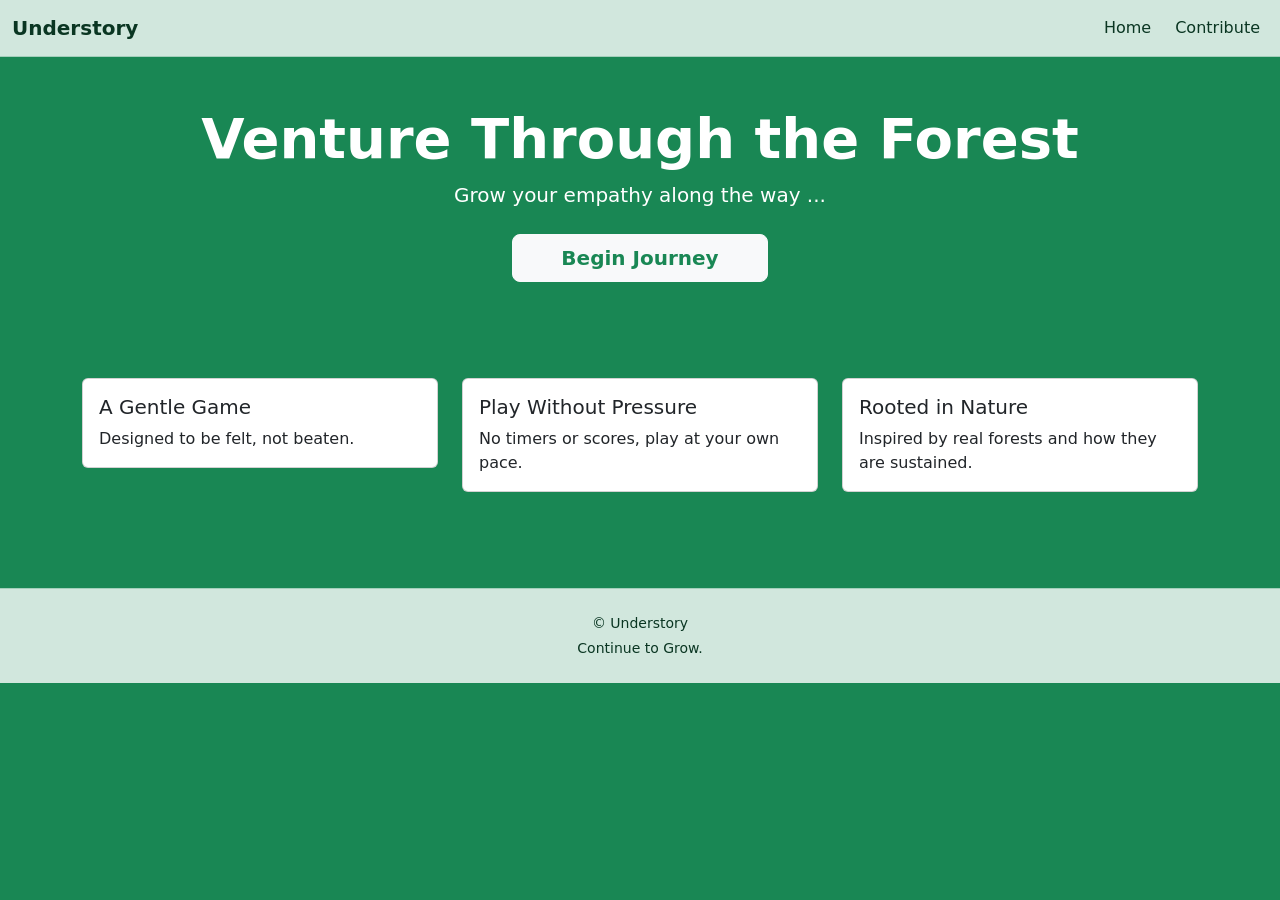
<file: keyboard_accessibility/index.html>
<!DOCTYPE html>
<html lang="en">

<head>
  <meta charset="UTF-8" />
  <meta name="viewport" content="width=device-width, initial-scale=1.0" />
  <title>Understory</title>
  <link href="https://cdn.jsdelivr.net/npm/bootstrap@5.3.8/dist/css/bootstrap.min.css" rel="stylesheet" />

  <!-- Accessibility CSS -->
  <style>
    /* Skip link */
    .skip-link {
      position: absolute;
      left: 0.75rem;
      top: 0.75rem;
      padding: 0.5rem 0.75rem;
      background: #fff;
      color: #000;
      border-radius: 0.25rem;
      border: 1px solid #000;
      transform: translateY(-200%);
      transition: transform 0.12s ease-in-out;
      z-index: 1000;
    }

    .skip-link:focus {
      transform: translateY(0);
    }

    /* Keyboard focus */
    :focus-visible {
      outline: 3px solid #000;
      outline-offset: 2px;
    }

    @media (prefers-reduced-motion: reduce) {
      .skip-link {
        transition: none;
      }
    }
  </style>
</head>

<body class="bg-success text-white">

  <!-- Skip link for keyboard users -->
  <a class="skip-link" href="#main">Skip to main content</a>

  <!-- Navigation  -->
  <nav class="navbar navbar-expand-lg bg-success-subtle border-bottom border-success border-opacity-25" aria-label="Primary">
    <div class="container-fluid">
      <a class="navbar-brand fw-semibold text-success-emphasis" href="#">
        Understory
      </a>
      <button class="navbar-toggler border-0" type="button" data-bs-toggle="collapse" data-bs-target="#navbarNav"
        aria-controls="navbarNav" aria-expanded="false" aria-label="Toggle navigation">
        <span class="navbar-toggler-icon" aria-hidden="true"></span>
      </button>
      <div class="collapse navbar-collapse" id="navbarNav">
        <ul class="navbar-nav ms-auto gap-2">
          <li class="nav-item">
            <a class="nav-link active text-success-emphasis" aria-current="page" href="#">Home</a>
          </li>
          <li class="nav-item">
            <a class="nav-link text-success-emphasis"
              href="https://github.com/michaeljosephwatson/winter-hackathon">Contribute</a>
          </li>
        </ul>
      </div>
    </div>
  </nav>

  <!-- Screen reader announcements -->
  <div id="sr-status" class="visually-hidden" aria-live="polite" aria-atomic="true"></div>

  <main id="main" tabindex="-1">
    <!-- Home page -->
    <div id="home-page">
      <section class="hero bg-success text-white text-center py-5" aria-labelledby="home-title">
        <div class="container">
          <h1 id="home-title" class="display-4 fw-bold">Venture Through the Forest</h1>
          <p class="lead mb-4">Grow your empathy along the way ... </p>
          <button class="btn btn-light btn-lg px-5 text-success fw-semibold" id="start-button" type="button">
            Begin Journey
          </button>
        </div>
      </section>

      <section class="py-5" aria-label="Game highlights">
        <div class="container">
          <div class="row g-4">
            <div class="col-md-4">
              <div class="card">
                <div class="card-body">
                  <h2 class="h5 card-title">A Gentle Game</h2>
                  <p class="card-text">Designed to be felt, not beaten.</p>
                </div>
              </div>
            </div>
            <div class="col-md-4">
              <div class="card">
                <div class="card-body">
                  <h2 class="h5 card-title">Play Without Pressure</h2>
                  <p class="card-text">No timers or scores, play at your own pace.</p>
                </div>
              </div>
            </div>
            <div class="col-md-4">
              <div class="card">
                <div class="card-body">
                  <h2 class="h5 card-title">Rooted in Nature</h2>
                  <p class="card-text">Inspired by real forests and how they are sustained.</p>
                </div>
              </div>
            </div>
          </div>
        </div>
      </section>
    </div>

    <!-- Accessibility page -->
    <section id="accessibility-page" class="hero bg-success text-white text-center py-5"
      aria-labelledby="accessibility-title" hidden aria-hidden="true" tabindex="-1">
      <div class="container">
        <h1 id="accessibility-title" class="display-4 fw-bold mb-4">Accessibility Options:</h1>
        <div class="d-flex flex-column align-items-center gap-3 my-4"
          role="group" aria-label="Accessibility options" data-roving-group="true">
          <button class="btn btn-light btn-lg px-5 text-success fw-semibold" id="set-keyboard-accessible" type="button">
            None (Keyboard Accessible)
          </button>
          <button class="btn btn-light btn-lg px-5 text-success fw-semibold" id="set-motion-accessible" type="button">
            Motion
          </button>
          <button class="btn btn-light btn-lg px-5 text-success fw-semibold" id="set-audio-accessible" type="button">
            Audio
          </button>
        </div>
      </div>
    </section>

    <!-- First scene -->
    <section id="first-scene" class="hero bg-success text-white py-5"
      aria-labelledby="scene1-title" hidden aria-hidden="true" tabindex="-1">
      <div class="container text-center">
        <h1 id="scene1-title" class="visually-hidden">Scene 1</h1>

        <p class="lead mb-4">
          You sprout. Sprouted from the ground you are a sapling. A sapling you are not meant to be. You know, you are
          meant to grow.
        </p>
        <p class="lead mb-4">
          Sapling, you spy a new sprout, and another, and another, and soon a whole field of fresh sprouts you spy.
          You deliberate how tall you could grow with other sprouts clambering for sunlight.
        </p>

        <h2 class="fw-bold mb-3 h5">Sapling, do you:</h2>
        <div class="d-flex flex-column align-items-center gap-3 my-4"
          role="group" aria-label="Scene 1 choices" data-roving-group="true">
          <button class="btn btn-light btn-lg px-5 text-success fw-semibold" id="accept-new-sprouts" type="button">
            Accept the new sprouts
          </button>
          <button class="btn btn-light btn-lg px-5 text-success fw-semibold" id="reject-new-sprouts" type="button">
            Reject the new sprouts
          </button>
        </div>
      </div>
    </section>

    <!-- First scene ending -->
    <section id="first-scene-ending" class="hero bg-success text-white text-center py-5"
      aria-labelledby="scene1end-title" hidden aria-hidden="true" tabindex="-1">
      <div class="container">
        <h1 id="scene1end-title" class="visually-hidden">Scene 1 Ending</h1>
        <p class="lead mb-4">
          You grow in height to be the tallest tree in the world. Your growth journey ends here.
        </p>
      </div>
    </section>

    <!-- Second scene -->
    <section id="second-scene" class="hero bg-success text-white py-5"
      aria-labelledby="scene2-title" hidden aria-hidden="true" tabindex="-1">
      <div class="container text-center">
        <h1 id="scene2-title" class="visually-hidden">Scene 2</h1>

        <p class="lead mb-4">
          You have accepted the new sprouts, you do not grow to be the tallest tree. You have grown to become a forest.
        </p>
        <p class="lead mb-4">
          Forest of trees, you gaze on your bounty of bark and leaves of green and notice a bug. Two bugs. Three bugs. A
          whole army of bugs, grubs and wrigglers.
        </p>
        <p class="lead mb-4">
          You deliberate how beautiful green you could grow with an army of bugs swarming your bark and swindling your
          leaves.
        </p>

        <h2 class="fw-bold mb-3 h5">Forest of trees, do you:</h2>
        <div class="d-flex flex-column align-items-center gap-3 my-4"
          role="group" aria-label="Scene 2 choices" data-roving-group="true">
          <button class="btn btn-light btn-lg px-5 text-success fw-semibold" id="accept-new-bugs" type="button">
            Accept the bugs, grubs and wrigglers
          </button>
          <button class="btn btn-light btn-lg px-5 text-success fw-semibold" id="reject-new-bugs" type="button">
            Reject the army of bugs, grubs and wrigglers
          </button>
        </div>
      </div>
    </section>

    <!-- Second scene ending -->
    <section id="second-scene-ending" class="hero bg-success text-white text-center py-5"
      aria-labelledby="scene2end-title" hidden aria-hidden="true" tabindex="-1">
      <div class="container">
        <h1 id="scene2end-title" class="visually-hidden">Scene 2 Ending</h1>
        <p class="lead mb-4">
          You grow in green to be the greenest forest in the world. Your growth journey ends here.
        </p>
      </div>
    </section>

    <!-- Third scene -->
    <section id="third-scene" class="hero bg-success text-white py-5"
      aria-labelledby="scene3-title" hidden aria-hidden="true" tabindex="-1">
      <div class="container text-center">
        <h1 id="scene3-title" class="visually-hidden">Scene 3</h1>

        <p class="lead mb-4">
          Forest of Trees and Wriggling feet, you feel the strength and splendor of your trunks and branches, until…
        </p>
        <p class="lead mb-4">
          Chop Chop. Snap Snap, Crunch Crunch, Creak, Crash.
        </p>
        <p class="lead mb-4">
          You feel a section of your trunks tumble to the ground and spot the crafty culprits. Beavers.
        </p>
        <p class="lead mb-4">
          Your new sprouts grew your forest but shrunk your height and attracted bugs which grew your soil but shrunk your
          beautiful green, and attracted a frenzy of fauna shrinking your forest.
        </p>
        <p class="lead mb-4">
          You deliberate how much more you will shrink if you accept these fauna. Or how much more will you grow.
        </p>

        <h2 class="fw-bold mb-3 h5">Do you:</h2>
        <div class="d-flex flex-column align-items-center gap-3 my-4"
          role="group" aria-label="Scene 3 choices" data-roving-group="true">
          <button class="btn btn-light btn-lg px-5 text-success fw-semibold" id="accept-fauna" type="button">
            Accept the fauna
          </button>
          <button class="btn btn-light btn-lg px-5 text-success fw-semibold" id="reject-fauna" type="button">
            Reject the frenzied fauna
          </button>
        </div>
      </div>
    </section>

    <!-- Third scene ending -->
    <section id="third-scene-ending" class="hero bg-success text-white text-center py-5"
      aria-labelledby="scene3end-title" hidden aria-hidden="true" tabindex="-1">
      <div class="container">
        <h1 id="scene3end-title" class="visually-hidden">Scene 3 Ending</h1>
        <p class="lead mb-4">
          You do not shrink in size but remain as you are. Your growth journey ends here.
        </p>
      </div>
    </section>

    <!-- Fourth scene -->
    <section id="fourth-scene" class="hero bg-success text-white text-center py-5"
      aria-labelledby="scene4-title" hidden aria-hidden="true" tabindex="-1">
      <div class="container">
        <h1 id="scene4-title" class="visually-hidden">Final Scene</h1>

        <p class="lead mb-4">
          You have accepted the fauna, and the bugs, grubs and wrigglers, and the new sprouts. You have grown to become a
          fire and drought resistant, soil-rich forest.
        </p>
        <p class="lead mb-4">
          You have grown your compassion. Your forest of trees and wriggling feet and fauna has grown you to have the
          strongest and most beautiful heart. Your growth journey does not end here.
        </p>
      </div>
    </section>

    <!-- Persistent restart action -->
    <div class="text-center my-4">
      <button class="btn btn-light btn-lg px-5 text-success fw-semibold" id="restart-button" type="button" hidden>
        Start Again
      </button>
    </div>
  </main>

  <!-- Footer -->
  <footer class="bg-success-subtle border-top border-success border-opacity-25 mt-5">
    <div class="container text-center py-4">
      <p class="mb-1 text-success-emphasis small">&copy; Understory</p>
      <p class="mb-0 text-success-emphasis small">Continue to Grow.</p>
    </div>
  </footer>

  <!-- Bootstrap JS -->
  <script src="https://cdn.jsdelivr.net/npm/bootstrap@5.3.8/dist/js/bootstrap.bundle.min.js"></script>
  <script src="script.js"></script>
</body>

</html>
</file>
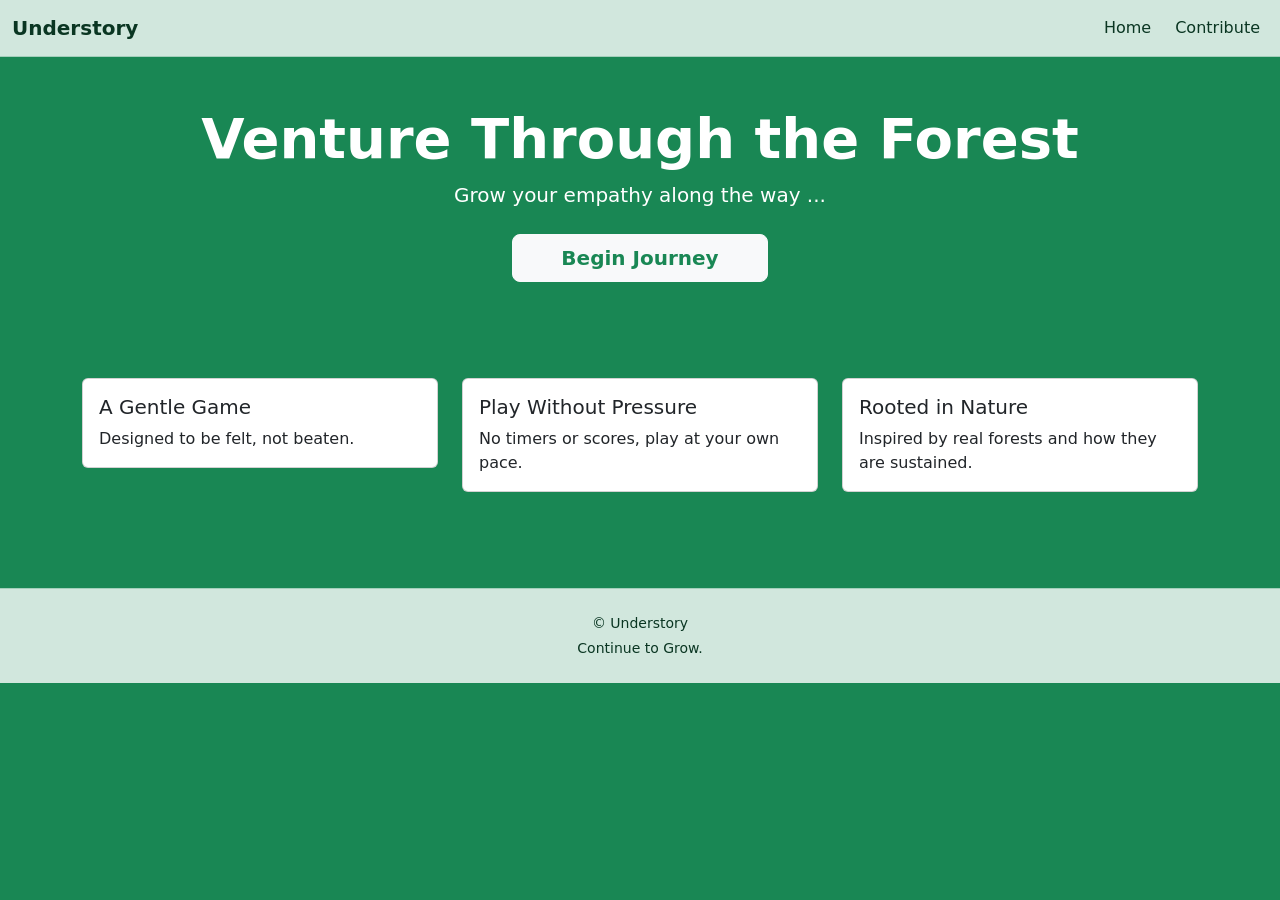
<file: client/alternative.html>
<!DOCTYPE html>
<html lang="en">

<head>
  <meta charset="UTF-8" />
  <meta name="viewport" content="width=device-width, initial-scale=1.0" />
  <title>Understory</title>
  <link href="https://cdn.jsdelivr.net/npm/bootstrap@5.3.8/dist/css/bootstrap.min.css" rel="stylesheet" />

  <!-- Accessibility CSS -->
  <style>
    /* Skip link: invisible until keyboard focus */
    .skip-link {
      position: absolute;
      left: 0.75rem;
      top: 0.75rem;
      padding: 0.5rem 0.75rem;
      background: #fff;
      color: #000;
      border-radius: 0.25rem;
      border: 1px solid #000;
      transform: translateY(-200%);
      transition: transform 0.12s ease-in-out;
      z-index: 1000;
    }

    .skip-link:focus {
      transform: translateY(0);
    }

    /* Keyboard focus */
    :focus-visible {
      outline: 3px solid #000;
      outline-offset: 2px;
    }

    @media (prefers-reduced-motion: reduce) {
      .skip-link {
        transition: none;
      }
    }
  </style>
</head>

<body class="bg-success text-white">

  <!-- Skip link for keyboard users -->
  <a class="skip-link" href="#main">Skip to main content</a>

  <!-- Navigation  -->
  <nav class="navbar navbar-expand-lg bg-success-subtle border-bottom border-success border-opacity-25" aria-label="Primary">
    <div class="container-fluid">
      <a class="navbar-brand fw-semibold text-success-emphasis" href="#">
        Understory
      </a>
      <button class="navbar-toggler border-0" type="button" data-bs-toggle="collapse" data-bs-target="#navbarNav"
        aria-controls="navbarNav" aria-expanded="false" aria-label="Toggle navigation">
        <span class="navbar-toggler-icon" aria-hidden="true"></span>
      </button>
      <div class="collapse navbar-collapse" id="navbarNav">
        <ul class="navbar-nav ms-auto gap-2">
          <li class="nav-item">
            <a class="nav-link active text-success-emphasis" aria-current="page" href="#">Home</a>
          </li>
          <li class="nav-item">
            <a class="nav-link text-success-emphasis"
              href="https://github.com/michaeljosephwatson/winter-hackathon">Contribute</a>
          </li>
        </ul>
      </div>
    </div>
  </nav>

  <!-- Screen reader announcements -->
  <div id="sr-status" class="visually-hidden" aria-live="polite" aria-atomic="true"></div>

  <!-- Main landmark: programmatically focusable -->
  <main id="main" tabindex="-1">
    <!-- Home page -->
    <div id="home-page">
      <section class="hero bg-success text-white text-center py-5" aria-labelledby="home-title">
        <div class="container">
          <h1 id="home-title" class="display-4 fw-bold">Venture Through the Forest</h1>
          <p class="lead mb-4">Grow your empathy along the way ... </p>
          <button class="btn btn-light btn-lg px-5 text-success fw-semibold" id="start-button" type="button">
            Begin Journey
          </button>
        </div>
      </section>

      <section class="py-5" aria-label="Game highlights">
        <div class="container">
          <div class="row g-4">
            <div class="col-md-4">
              <div class="card">
                <div class="card-body">
                  <h2 class="h5 card-title">A Gentle Game</h2>
                  <p class="card-text">Designed to be felt, not beaten.</p>
                </div>
              </div>
            </div>
            <div class="col-md-4">
              <div class="card">
                <div class="card-body">
                  <h2 class="h5 card-title">Play Without Pressure</h2>
                  <p class="card-text">No timers or scores, play at your own pace.</p>
                </div>
              </div>
            </div>
            <div class="col-md-4">
              <div class="card">
                <div class="card-body">
                  <h2 class="h5 card-title">Rooted in Nature</h2>
                  <p class="card-text">Inspired by real forests and how they are sustained.</p>
                </div>
              </div>
            </div>
          </div>
        </div>
      </section>
    </div>

    <!-- Accessibility page -->
    <section id="accessibility-page" class="hero bg-success text-white text-center py-5"
      aria-labelledby="accessibility-title" hidden aria-hidden="true" tabindex="-1">
      <div class="container">
        <h1 id="accessibility-title" class="display-4 fw-bold mb-4">Accessibility Options:</h1>
        <div class="d-flex flex-column align-items-center gap-3 my-4" role="group" aria-label="Accessibility options">
          <button class="btn btn-light btn-lg px-5 text-success fw-semibold" id="set-keyboard-accessible" type="button">
            None (Keyboard Accessible)
          </button>
          <button class="btn btn-light btn-lg px-5 text-success fw-semibold" id="set-motion-accessible" type="button">
            Motion
          </button>
          <button class="btn btn-light btn-lg px-5 text-success fw-semibold" id="set-audio-accessible" type="button">
            Audio
          </button>
        </div>
      </div>
    </section>

    <!-- First scene -->
    <section id="first-scene" class="hero bg-success text-white py-5"
      aria-labelledby="scene1-title" hidden aria-hidden="true" tabindex="-1">
      <div class="container text-center">
        <h1 id="scene1-title" class="visually-hidden">Scene 1</h1>

        <p class="lead mb-4">
          You sprout. Sprouted from the ground you are a sapling. A sapling you are not meant to be. You know, you are
          meant to grow.
        </p>
        <p class="lead mb-4">
          Sapling, you spy a new sprout, and another, and another, and soon a whole field of fresh sprouts you spy.
          You deliberate how tall you could grow with other sprouts clambering for sunlight.
        </p>

        <h2 class="fw-bold mb-3 h5">Sapling, do you:</h2>
        <div class="d-flex flex-column align-items-center gap-3 my-4" role="group" aria-label="Scene 1 choices">
          <button class="btn btn-light btn-lg px-5 text-success fw-semibold" id="accept-new-sprouts" type="button">
            Accept the new sprouts
          </button>
          <button class="btn btn-light btn-lg px-5 text-success fw-semibold" id="reject-new-sprouts" type="button">
            Reject the new sprouts
          </button>
        </div>
      </div>
    </section>

    <!-- First scene ending -->
    <section id="first-scene-ending" class="hero bg-success text-white text-center py-5"
      aria-labelledby="scene1end-title" hidden aria-hidden="true" tabindex="-1">
      <div class="container">
        <h1 id="scene1end-title" class="visually-hidden">Scene 1 Ending</h1>
        <p class="lead mb-4">
          You grow in height to be the tallest tree in the world. Your growth journey ends here.
        </p>
      </div>
    </section>

    <!-- Second scene -->
    <section id="second-scene" class="hero bg-success text-white py-5"
      aria-labelledby="scene2-title" hidden aria-hidden="true" tabindex="-1">
      <div class="container text-center">
        <h1 id="scene2-title" class="visually-hidden">Scene 2</h1>

        <p class="lead mb-4">
          You have accepted the new sprouts, you do not grow to be the tallest tree. You have grown to become a forest.
        </p>
        <p class="lead mb-4">
          Forest of trees, you gaze on your bounty of bark and leaves of green and notice a bug. Two bugs. Three bugs. A
          whole army of bugs, grubs and wrigglers.
        </p>
        <p class="lead mb-4">
          You deliberate how beautiful green you could grow with an army of bugs swarming your bark and swindling your
          leaves.
        </p>

        <h2 class="fw-bold mb-3 h5">Forest of trees, do you:</h2>
        <div class="d-flex flex-column align-items-center gap-3 my-4" role="group" aria-label="Scene 2 choices">
          <button class="btn btn-light btn-lg px-5 text-success fw-semibold" id="accept-new-bugs" type="button">
            Accept the bugs, grubs and wrigglers
          </button>
          <button class="btn btn-light btn-lg px-5 text-success fw-semibold" id="reject-new-bugs" type="button">
            Reject the army of bugs, grubs and wrigglers
          </button>
        </div>
      </div>
    </section>

    <!-- Second scene ending -->
    <section id="second-scene-ending" class="hero bg-success text-white text-center py-5"
      aria-labelledby="scene2end-title" hidden aria-hidden="true" tabindex="-1">
      <div class="container">
        <h1 id="scene2end-title" class="visually-hidden">Scene 2 Ending</h1>
        <p class="lead mb-4">
          You grow in green to be the greenest forest in the world. Your growth journey ends here.
        </p>
      </div>
    </section>

    <!-- Third scene -->
    <section id="third-scene" class="hero bg-success text-white py-5"
      aria-labelledby="scene3-title" hidden aria-hidden="true" tabindex="-1">
      <div class="container text-center">
        <h1 id="scene3-title" class="visually-hidden">Scene 3</h1>

        <p class="lead mb-4">
          Forest of Trees and Wriggling feet, you feel the strength and splendor of your trunks and branches, until…
        </p>
        <p class="lead mb-4">
          Chop Chop. Snap Snap, Crunch Crunch, Creak, Crash.
        </p>
        <p class="lead mb-4">
          You feel a section of your trunks tumble to the ground and spot the crafty culprits. Beavers.
        </p>
        <p class="lead mb-4">
          Your new sprouts grew your forest but shrunk your height and attracted bugs which grew your soil but shrunk your
          beautiful green, and attracted a frenzy of fauna shrinking your forest.
        </p>
        <p class="lead mb-4">
          You deliberate how much more you will shrink if you accept these fauna. Or how much more will you grow.
        </p>

        <h2 class="fw-bold mb-3 h5">Do you:</h2>
        <div class="d-flex flex-column align-items-center gap-3 my-4" role="group" aria-label="Scene 3 choices">
          <button class="btn btn-light btn-lg px-5 text-success fw-semibold" id="accept-fauna" type="button">
            Accept the fauna
          </button>
          <button class="btn btn-light btn-lg px-5 text-success fw-semibold" id="reject-fauna" type="button">
            Reject the frenzied fauna
          </button>
        </div>
      </div>
    </section>

    <!-- Third scene ending -->
    <section id="third-scene-ending" class="hero bg-success text-white text-center py-5"
      aria-labelledby="scene3end-title" hidden aria-hidden="true" tabindex="-1">
      <div class="container">
        <h1 id="scene3end-title" class="visually-hidden">Scene 3 Ending</h1>
        <p class="lead mb-4">
          You do not shrink in size but remain as you are. Your growth journey ends here.
        </p>
      </div>
    </section>

    <!-- Fourth scene -->
    <section id="fourth-scene" class="hero bg-success text-white text-center py-5"
      aria-labelledby="scene4-title" hidden aria-hidden="true" tabindex="-1">
      <div class="container">
        <h1 id="scene4-title" class="visually-hidden">Final Scene</h1>

        <p class="lead mb-4">
          You have accepted the fauna, and the bugs, grubs and wrigglers, and the new sprouts. You have grown to become a
          fire and drought resistant, soil-rich forest.
        </p>
        <p class="lead mb-4">
          You have grown your compassion. Your forest of trees and wriggling feet and fauna has grown you to have the
          strongest and most beautiful heart. Your growth journey does not end here.
        </p>

        <div class="text-center my-4">
          <button class="btn btn-light btn-lg px-5 text-success fw-semibold" id="restart-button" type="button">
            Start Again
          </button>
        </div>
      </div>
    </section>
  </main>

  <!-- Footer -->
  <footer class="bg-success-subtle border-top border-success border-opacity-25 mt-5">
    <div class="container text-center py-4">
      <p class="mb-1 text-success-emphasis small">&copy; Understory</p>
      <p class="mb-0 text-success-emphasis small">Continue to Grow.</p>
    </div>
  </footer>

  <!-- Bootstrap JS -->
  <script src="https://cdn.jsdelivr.net/npm/bootstrap@5.3.8/dist/js/bootstrap.bundle.min.js"></script>
  <script src="script.js"></script>
</body>

</html>
</file>
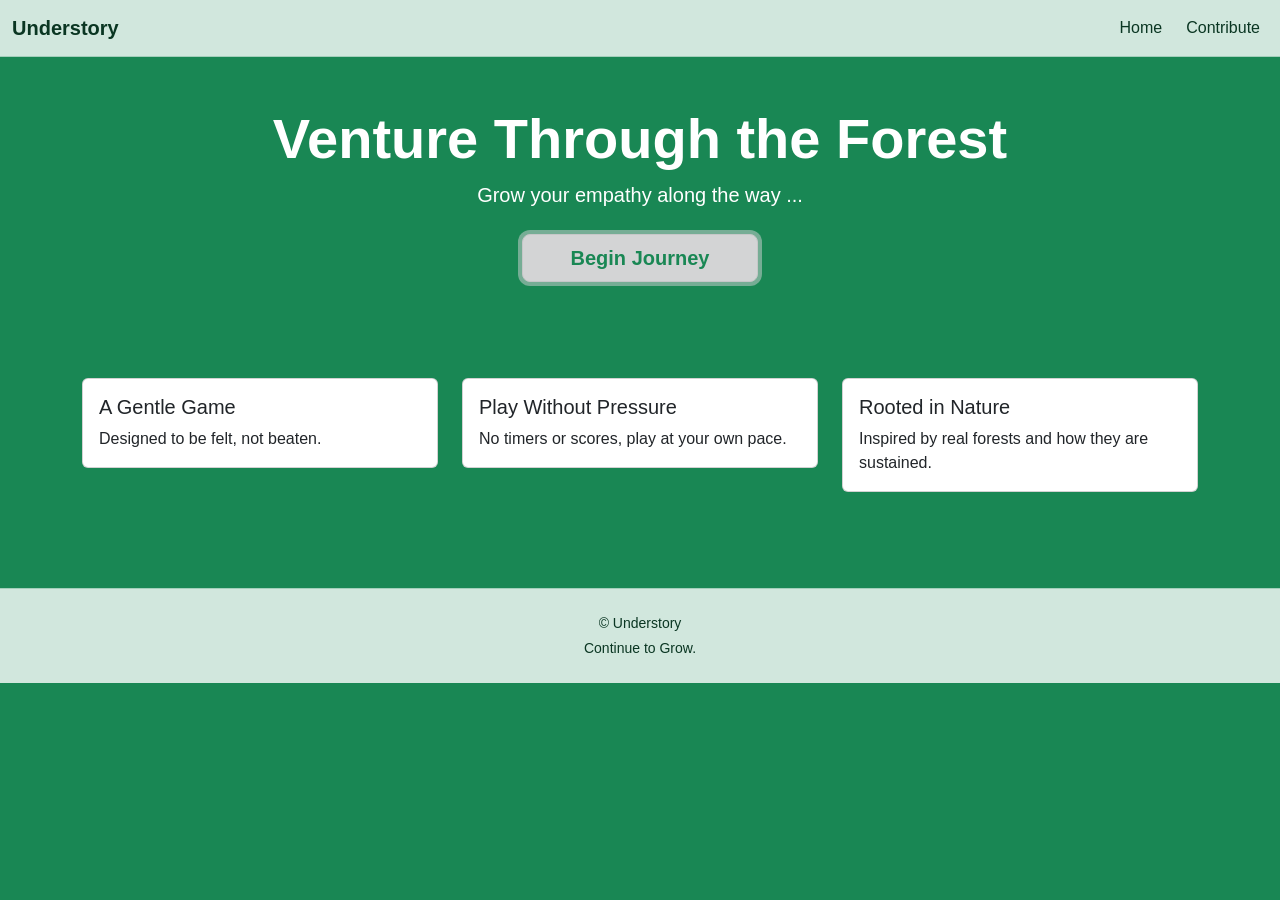
<file: client/test.html>
<!DOCTYPE html>
<html lang="en">

<head>
  <meta charset="UTF-8" />
  <meta name="viewport" content="width=device-width, initial-scale=1.0" />
  <title>Understory</title>

  <link href="https://cdn.jsdelivr.net/npm/bootstrap@5.3.8/dist/css/bootstrap.min.css" rel="stylesheet" />
  <link href="styles.css" rel="stylesheet" />
</head>

<body class="bg-success text-white">

  <!-- Skip link -->
  <a href="#main" class="skip-link">Skip to main content</a>

  <!-- Navigation -->
  <nav class="navbar navbar-expand-lg bg-success-subtle border-bottom border-success border-opacity-25"
    aria-label="Primary">
    <div class="container-fluid">
      <a class="navbar-brand fw-semibold text-success-emphasis" href="#">Understory</a>
      <button class="navbar-toggler border-0" type="button" data-bs-toggle="collapse" data-bs-target="#navbarNav"
        aria-controls="navbarNav" aria-expanded="false" aria-label="Toggle navigation">
        <span class="navbar-toggler-icon" aria-hidden="true"></span>
      </button>
      <div class="collapse navbar-collapse" id="navbarNav">
        <ul class="navbar-nav ms-auto gap-2">
          <li class="nav-item">
            <a class="nav-link active text-success-emphasis" href="#" aria-current="page">Home</a>
          </li>
          <li class="nav-item">
            <a class="nav-link text-success-emphasis" href="https://github.com/michaeljosephwatson/winter-hackathon">
              Contribute
            </a>
          </li>
        </ul>
      </div>
    </div>
  </nav>

  <!-- Screen reader announcements -->
  <div id="sr-status" class="visually-hidden" aria-live="polite" aria-atomic="true"></div>

  <main id="main" tabindex="-1">

    <!-- Home page -->
    <section id="home-page">
      <section class="hero text-center py-5" aria-labelledby="home-title">
        <div class="container">
          <h1 id="home-title" class="display-4 fw-bold">Venture Through the Forest</h1>
          <p class="lead mb-4">Grow your empathy along the way ...</p>
          <button id="start-button" type="button" class="btn btn-light btn-lg px-5 text-success fw-semibold">
            Begin Journey
          </button>
        </div>
      </section>

      <section class="py-5" aria-label="Game highlights">
        <div class="container">
          <div class="row g-4">
            <div class="col-md-4">
              <div class="card">
                <div class="card-body">
                  <h2 class="h5 card-title">A Gentle Game</h2>
                  <p class="card-text">Designed to be felt, not beaten.</p>
                </div>
              </div>
            </div>
            <div class="col-md-4">
              <div class="card">
                <div class="card-body">
                  <h2 class="h5 card-title">Play Without Pressure</h2>
                  <p class="card-text">No timers or scores, play at your own pace.</p>
                </div>
              </div>
            </div>
            <div class="col-md-4">
              <div class="card">
                <div class="card-body">
                  <h2 class="h5 card-title">Rooted in Nature</h2>
                  <p class="card-text">Inspired by real forests and how they are sustained.</p>
                </div>
              </div>
            </div>
          </div>
        </div>
      </section>
    </section>

    <!-- Accessibility page -->
    <section id="accessibility-page" hidden aria-hidden="true" tabindex="-1" class="hero text-center py-5"
      aria-labelledby="accessibility-title">
      <div class="container">
        <h1 id="accessibility-title" class="display-4 fw-bold mb-4">Accessibility Options:</h1>
        <div class="d-flex flex-column align-items-center gap-3" role="group" aria-label="Accessibility options">
          <button id="set-keyboard-accessible" type="button" class="btn btn-light btn-lg px-5 text-success fw-semibold">
            None (Keyboard Accessible)
          </button>
          <button id="set-motion-accessible" type="button" class="btn btn-light btn-lg px-5 text-success fw-semibold">
            Motion
          </button>
          <button id="set-audio-accessible" type="button" class="btn btn-light btn-lg px-5 text-success fw-semibold">
            Audio
          </button>
        </div>
      </div>
    </section>

    <!-- First scene -->
    <section id="first-scene" hidden aria-hidden="true" tabindex="-1" class="hero py-5"
      aria-labelledby="scene1-title">
      <div class="container text-center">
        <h1 id="scene1-title" class="visually-hidden">Scene 1</h1>

        <div class="lead mb-4 gameStateText">
          You sprout. Sprouted from the ground you are a sapling. A sapling you are not meant to be.
          You know, you are meant to grow.
          <br><br>
          Sapling, you spy a new sprout, and another, and another, and soon a whole field of fresh sprouts you spy.
          You deliberate how tall you could grow with other sprouts clambering for sunlight.
        </div>

        <h2 class="fw-bold mb-3">Sapling, do you:</h2>
        <div role="group" aria-label="Scene 1 choices" class="d-flex flex-column align-items-center gap-3">
          <button id="accept-new-sprouts" type="button" class="btn btn-light btn-lg px-5 text-success fw-semibold">
            Accept the new sprouts
          </button>
          <button id="reject-new-sprouts" type="button" class="btn btn-light btn-lg px-5 text-success fw-semibold">
            Reject the new sprouts
          </button>
        </div>
      </div>
    </section>

    <!-- First scene ending -->
    <section id="first-scene-ending" hidden aria-hidden="true" tabindex="-1" class="hero text-center py-5"
      aria-labelledby="scene1end-title">
      <h1 id="scene1end-title" class="visually-hidden">Scene 1 Ending</h1>
      <div class="container gameStateText">
        You grow in height to be the tallest tree in the world. Your growth journey ends here.
      </div>
    </section>

    <!-- Second scene -->
    <section id="second-scene" hidden aria-hidden="true" tabindex="-1" class="hero py-5"
      aria-labelledby="scene2-title">
      <div class="container text-center">
        <h1 id="scene2-title" class="visually-hidden">Scene 2</h1>

        <div class="lead mb-4 gameStateText">
          You have accepted the new sprouts, you do not grow to be the tallest tree.
          You have grown to become a forest.
          <br><br>
          Forest of trees, you gaze on your bounty of bark and leaves of green and notice a bug.
          Two bugs. Three bugs. A whole army of bugs, grubs and wrigglers.
          <br><br>
          You deliberate how beautiful green you could grow with an army of bugs swarming your bark
          and swindling your leaves.
        </div>

        <h2 class="fw-bold mb-3">Forest of trees, do you:</h2>
        <div role="group" aria-label="Scene 2 choices" class="d-flex flex-column align-items-center gap-3">
          <button id="accept-new-bugs" type="button" class="btn btn-light btn-lg px-5 text-success fw-semibold">
            Accept the bugs, grubs and wrigglers
          </button>
          <button id="reject-new-bugs" type="button" class="btn btn-light btn-lg px-5 text-success fw-semibold">
            Reject the army of bugs, grubs and wrigglers
          </button>
        </div>
      </div>
    </section>

    <!-- Second scene ending -->
    <section id="second-scene-ending" hidden aria-hidden="true" tabindex="-1" class="hero text-center py-5"
      aria-labelledby="scene2end-title">
      <h1 id="scene2end-title" class="visually-hidden">Scene 2 Ending</h1>
      <div class="container gameStateText">
        You grow in green to be the greenest forest in the world.
        Your growth journey ends here.
      </div>
    </section>

    <!-- Third scene -->
    <section id="third-scene" hidden aria-hidden="true" tabindex="-1" class="hero py-5"
      aria-labelledby="scene3-title">
      <div class="container text-center">
        <h1 id="scene3-title" class="visually-hidden">Scene 3</h1>

        <div class="lead mb-4 gameStateText">
          Forest of Trees and Wriggling feet, you feel the strength and splendor of your trunks
          and branches, until…
          <br><br>
          Chop Chop. Snap Snap, Crunch Crunch, Creak, Crash.
          <br><br>
          You feel a section of your trunks tumble to the ground and spot the crafty culprits.
          Beavers.
          <br><br>
          Your new sprouts grew your forest but shrunk your height and attracted bugs which grew
          your soil but shrunk your beautiful green, and attracted a frenzy of fauna shrinking
          your forest.
          <br><br>
          You deliberate how much more you will shrink if you accept these fauna.
          Or how much more will you grow.
        </div>

        <h2 class="fw-bold mb-3">Do you:</h2>
        <div role="group" aria-label="Scene 3 choices" class="d-flex flex-column align-items-center gap-3">
          <button id="accept-fauna" type="button" class="btn btn-light btn-lg px-5 text-success fw-semibold">
            Accept the fauna
          </button>
          <button id="reject-fauna" type="button" class="btn btn-light btn-lg px-5 text-success fw-semibold">
            Reject the frenzied fauna
          </button>
        </div>
      </div>
    </section>

    <!-- Third scene ending -->
    <section id="third-scene-ending" hidden aria-hidden="true" tabindex="-1" class="hero text-center py-5"
      aria-labelledby="scene3end-title">
      <h1 id="scene3end-title" class="visually-hidden">Scene 3 Ending</h1>
      <div class="container gameStateText">
        You do not shrink in size but remain as you are.
        Your growth journey ends here.
      </div>
    </section>

    <!-- Fourth scene -->
    <section id="fourth-scene" hidden aria-hidden="true" tabindex="-1" class="hero text-center py-5"
      aria-labelledby="scene4-title">
      <h1 id="scene4-title" class="visually-hidden">Final Scene</h1>
      <div class="container gameStateText">
        You have accepted the fauna, and the bugs, grubs and wrigglers, and the new sprouts.
        You have grown to become a fire and drought resistant, soil-rich forest.
        <br><br>
        You have grown your compassion. Your forest of trees and wriggling feet and fauna
        has grown you to have the strongest and most beautiful heart.
        Your growth journey does not end here.
      </div>
    </section>

    <div class="text-center my-4">
      <button id="restart-button" type="button" class="btn btn-light btn-lg px-5 text-success fw-semibold">
        Start Again
      </button>
    </div>

  </main>

  <footer class="bg-success-subtle border-top border-success border-opacity-25 mt-5">
    <div class="container text-center py-4">
      <p class="mb-1 text-success-emphasis small">&copy; Understory</p>
      <p class="mb-0 text-success-emphasis small">Continue to Grow.</p>
    </div>
  </footer>

  <script src="https://cdn.jsdelivr.net/npm/bootstrap@5.3.8/dist/js/bootstrap.bundle.min.js"></script>
  <!-- Change this to script.js to keep functionality when merging changes to the script.js file -->
  <script src="test.js"></script>
</body>

</html>
</file>
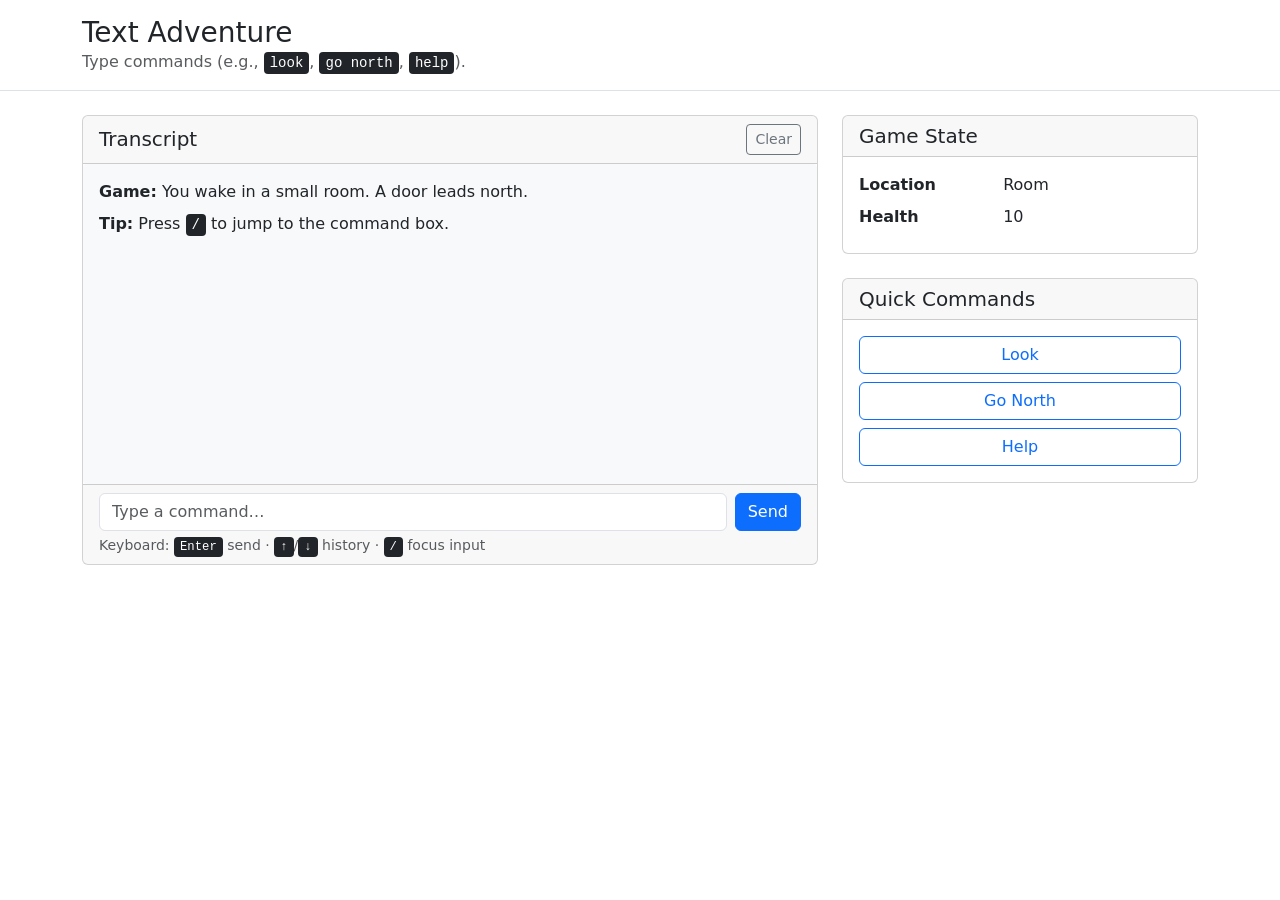
<file: keyboard_accessibility/example.html>
<!doctype html>
<html lang="en">
  <head>
    <meta charset="utf-8" />
    <meta name="viewport" content="width=device-width, initial-scale=1" />
    <title>Text Game (Keyboard Accessible)</title>

    <!-- Bootstrap -->
    <link
      href="https://cdn.jsdelivr.net/npm/bootstrap@5.3.3/dist/css/bootstrap.min.css"
      rel="stylesheet"
    />

    <link rel="stylesheet" href="styles.css" />
  </head>
  <body>
    <!-- Skip link -->
    <a class="skip-link" href="#main">Skip to game</a>

    <header class="border-bottom">
      <div class="container py-3">
        <h1 class="h3 mb-0">Text Adventure</h1>
        <p class="text-muted mb-0">
          Type commands (e.g., <kbd>look</kbd>, <kbd>go north</kbd>, <kbd>help</kbd>).
        </p>
      </div>
    </header>

    <main id="main" class="container my-4" tabindex="-1">
      <div class="row g-4">
        <!-- Main transcript -->
        <section class="col-lg-8" aria-labelledby="transcriptTitle">
          <div class="card">
            <div class="card-header d-flex justify-content-between align-items-center">
              <h2 id="transcriptTitle" class="h5 mb-0">Transcript</h2>

              <!-- Button is keyboard accessible -->
              <button id="btnClear" type="button" class="btn btn-sm btn-outline-secondary">
                Clear
              </button>
            </div>

            <!-- Announcements -->
            <div
              id="log"
              class="card-body game-log"
              role="log"
              aria-live="polite"
              aria-relevant="additions text"
              aria-atomic="false"
              tabindex="0"
            >
              <p class="mb-2"><strong>Game:</strong> You wake in a small room. A door leads north.</p>
              <p class="mb-0"><strong>Tip:</strong> Press <kbd>/</kbd> to jump to the command box.</p>
            </div>

            <div class="card-footer">
              <form id="commandForm" class="d-flex gap-2" autocomplete="off">
                <label class="visually-hidden" for="commandInput">Command</label>
                <input
                  id="commandInput"
                  class="form-control"
                  name="command"
                  type="text"
                  inputmode="text"
                  spellcheck="false"
                  aria-describedby="commandHelp"
                  placeholder="Type a command…"
                />
                <button class="btn btn-primary" type="submit">Send</button>
              </form>

              <div id="commandHelp" class="form-text">
                Keyboard: <kbd>Enter</kbd> send · <kbd>↑</kbd>/<kbd>↓</kbd> history · <kbd>/</kbd> focus input
              </div>
            </div>
          </div>
        </section>

        <!-- State and quick actions -->
        <aside class="col-lg-4" aria-labelledby="stateTitle">
          <div class="card mb-4">
            <div class="card-header">
              <h2 id="stateTitle" class="h5 mb-0">Game State</h2>
            </div>
            <div class="card-body">
              <dl class="row mb-0">
                <dt class="col-5">Location</dt>
                <dd class="col-7" id="stateLocation">Room</dd>

                <dt class="col-5">Health</dt>
                <dd class="col-7" id="stateHealth">10</dd>
              </dl>
            </div>
          </div>

          <div class="card">
            <div class="card-header">
              <h2 class="h5 mb-0">Quick Commands</h2>
            </div>
            <div class="card-body d-grid gap-2">
              <!-- Buttons are focusable, have clear labels, and work with Enter/Space -->
              <button type="button" class="btn btn-outline-primary" data-cmd="look">
                Look
              </button>
              <button type="button" class="btn btn-outline-primary" data-cmd="go north">
                Go North
              </button>
              <button type="button" class="btn btn-outline-primary" data-cmd="help">
                Help
              </button>
            </div>
          </div>

          <!-- Screen-reader-only announcements -->
          <div id="srStatus" class="visually-hidden" aria-live="assertive"></div>
        </aside>
      </div>
    </main>
</div>

    <script src="script.js" defer></script>
  </body>
</html>
</file>
<file: client/styles.css>
/* Custom Styles: This is where you write your own CSS to change how the page looks */

/* :root is used to define global variables (colors, fonts, etc.) that you can reuse */
:root {
  --primary-color: #0d6efd;
  --secondary-color: #6c757d;
}

/* body styles apply to the entire page */
body {
  /* font-family sets the text style. If the first font isn't available, it tries the next one. */
  font-family: "Segoe UI", Tahoma, Geneva, Verdana, sans-serif;
}

/* footer styles apply only to the <footer> element */
footer {
  /* margin-top: auto helps push the footer to the bottom if there's little content */
  margin-top: auto;
}

#container {
  width: 400px;
  height: 200px;
  border: 1px solid #ccc;
  overflow-y: auto;
}

#output {
  white-space: pre-wrap;
  font-family: monospace;
  padding: 10px;
}

#gameStateText {
  white-space: pre-wrap;
}

.hide {
  display: none;
}
.skip-link {
  position: absolute;
  top: 0;
  left: 0;
  background: #ffffff;
  color: #000000;
  padding: 0.75rem 1rem;
  z-index: 1000;
  transform: translateY(-200%);
  transition: transform 0.2s ease;
}

.skip-link:focus {
  transform: translateY(0);
}

:focus-visible {
  outline: 3px solid #000;
  outline-offset: 3px;
}

@media (prefers-reduced-motion: reduce) {
  * {
    animation: none !important;
    transition: none !important;
  }
}

.visually-hidden {
  position: absolute !important;
  height: 1px;
  width: 1px;
  overflow: hidden;
  clip: rect(1px, 1px, 1px, 1px);
  white-space: nowrap;
}
</file>
<file: keyboard_accessibility/styles.css>
.skip-link {
    position: absolute;
    left: 0.5rem;
    top: 0.5;
    padding: 0.5rem 0.75rem;
    background: #fff;
    border: 1px solid #000;
    border-radius: 0.25rem;
    transform: translateY(-200%);
    transition: transform 0.1s ease-in-out;
    z-index: 1000;
}

.skip-link:focus {
    transform: translateY(0);
}

:focus-visible {
    outline: 3px solid #000;
    outline-offset: 2px;
}

.game-log {
    height: 320px;
    overflow: auto;
    background: #f8f9fa;
    border-radius: 0.25rem;
}

@media (prefers-reduced-motion: reduce) {
    .skip-link {
        transition: none;
    }
}
</file>
